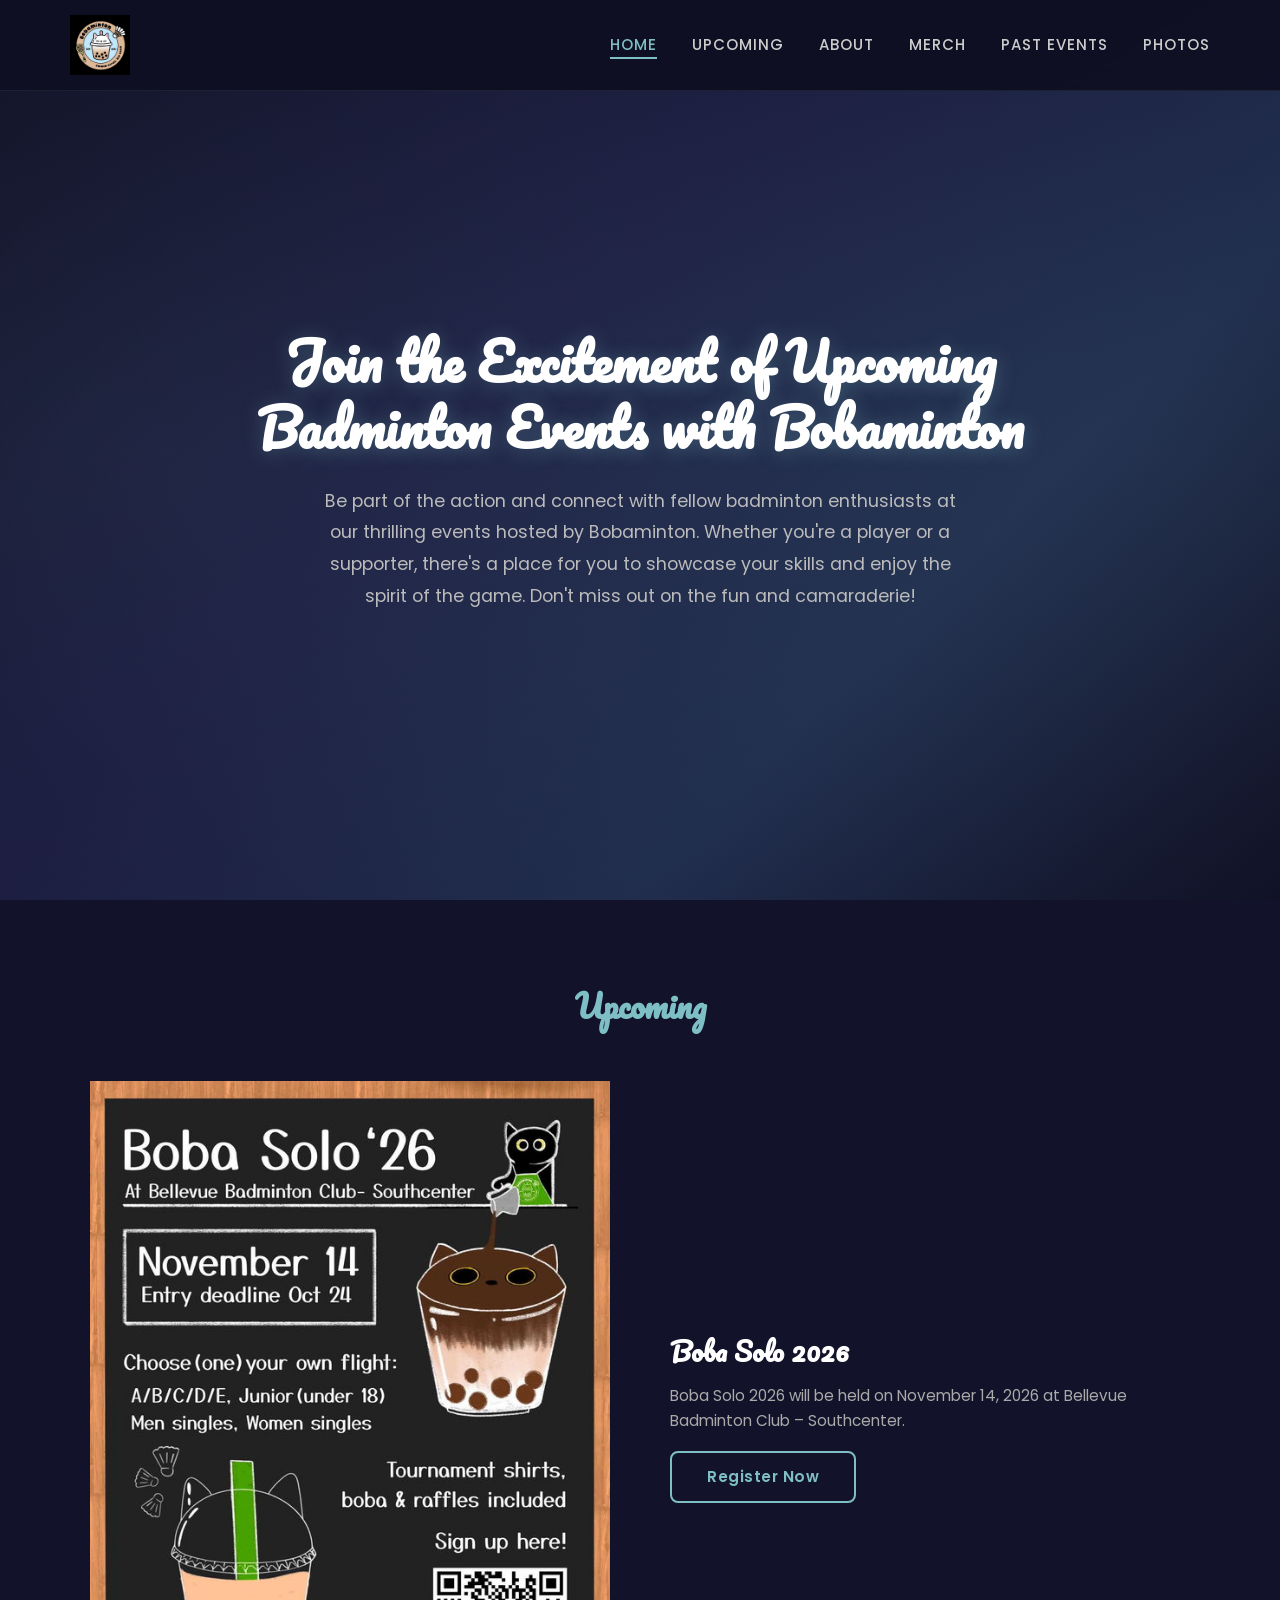
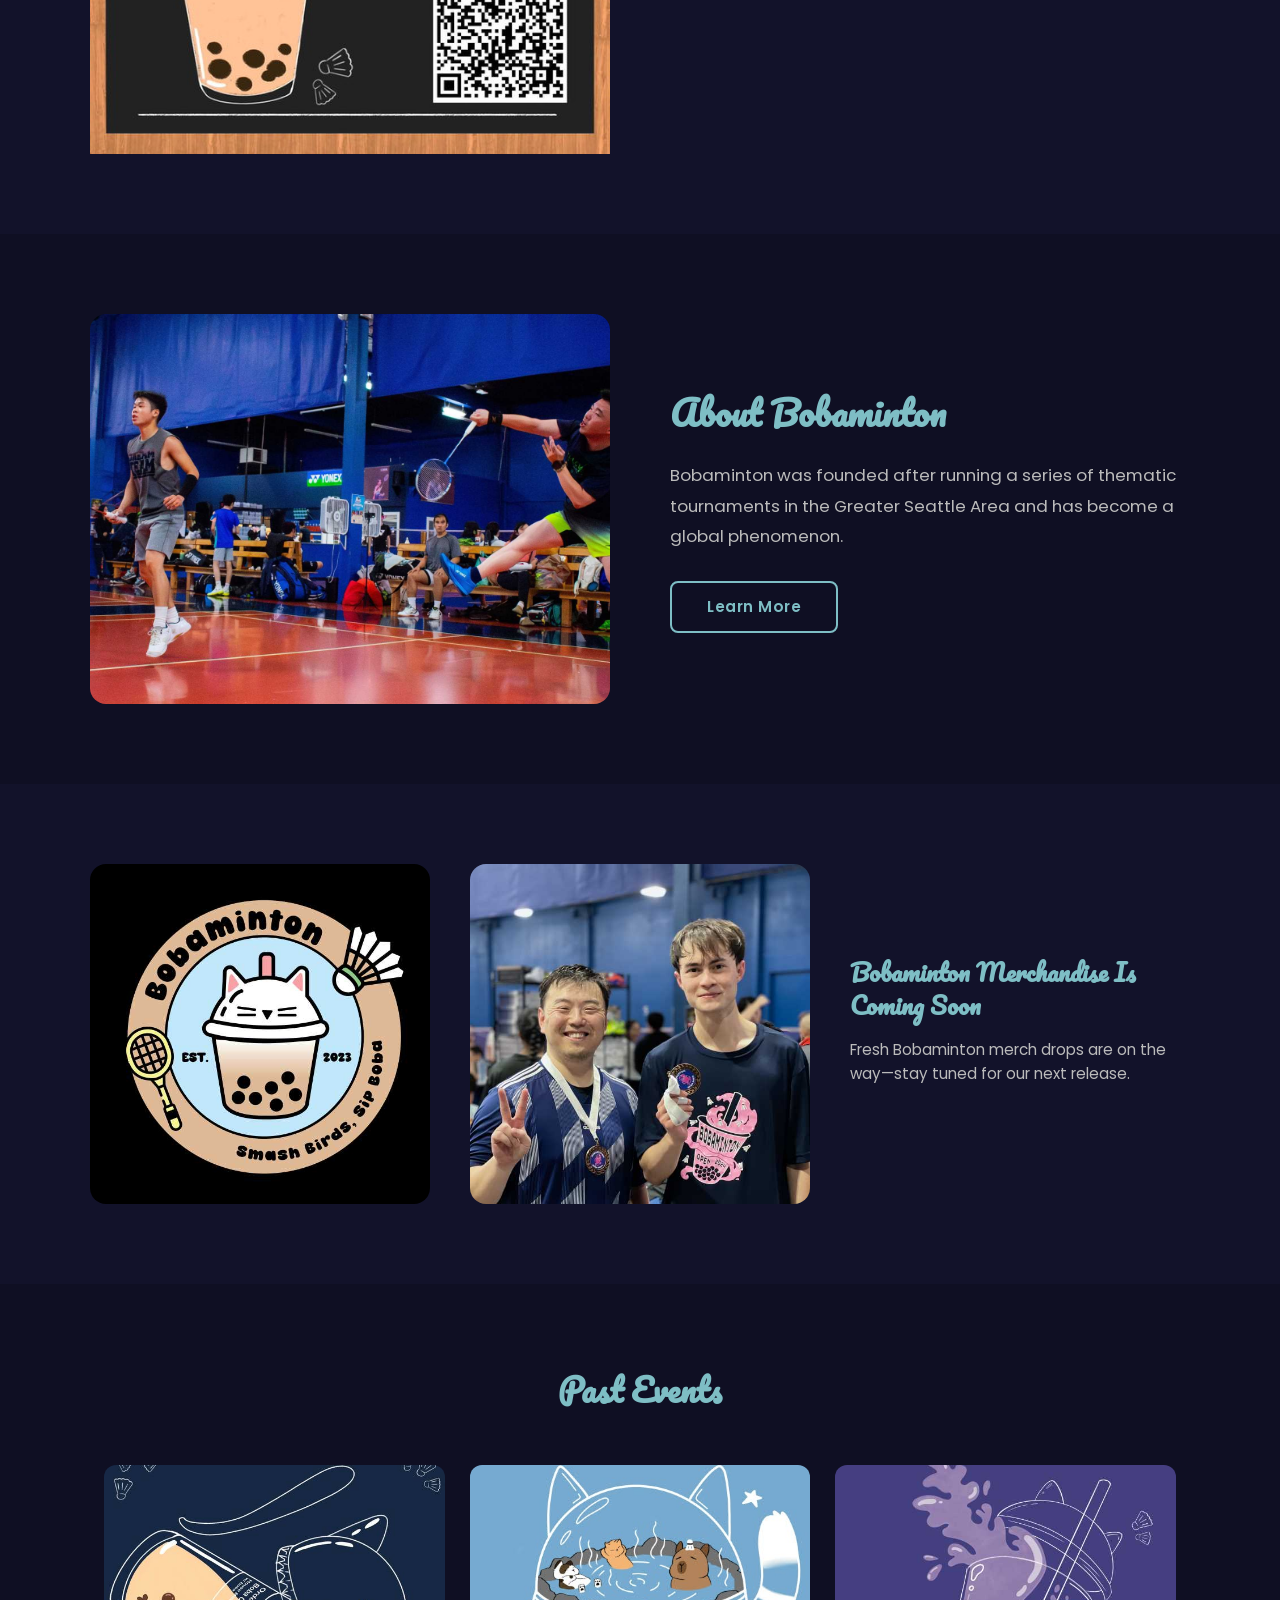
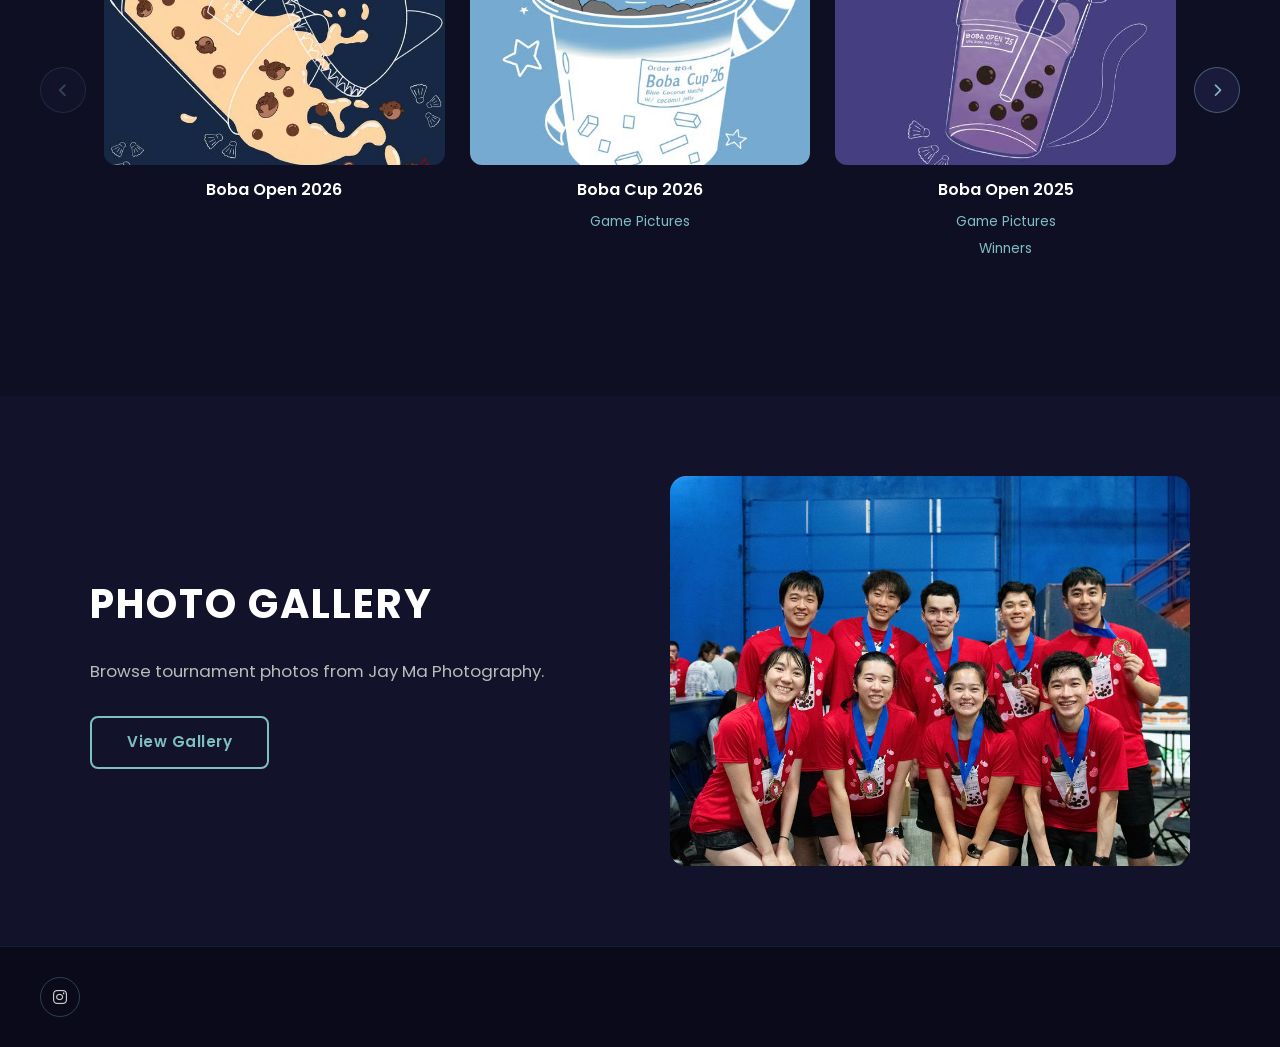
<file: index.html>
<!DOCTYPE html>
<html lang="en-US">
<head>
  <meta charset="UTF-8">
  <meta name="viewport" content="width=device-width, initial-scale=1.0">
  <title>Bobaminton – Badminton Boba Tournament Events</title>
  <link rel="stylesheet" href="style.css">
  <link rel="preconnect" href="https://fonts.googleapis.com">
  <link rel="preconnect" href="https://fonts.gstatic.com" crossorigin>
  <link href="https://fonts.googleapis.com/css2?family=Pacifico&family=Poppins:wght@300;400;500;600;700&display=swap" rel="stylesheet">
  <link rel="stylesheet" href="https://cdnjs.cloudflare.com/ajax/libs/font-awesome/6.5.1/css/all.min.css">
</head>
<body>

  <!-- Header -->
  <header class="site-header">
    <div class="header-container">
      <div class="logo">
        <img src="images/bobaminton blue 50.jpg" alt="Bobaminton Logo" class="logo-img">
      </div>
      <nav class="main-nav">
        <ul class="nav-menu">
          <li><a href="#home" class="active">Home</a></li>
          <li><a href="#events">Upcoming</a></li>
          <li><a href="#about">About</a></li>
          <li><a href="#merch">Merch</a></li>
          <li><a href="#past-events">Past Events</a></li>
          <li><a href="#photos">Photos</a></li>
        </ul>
        <div class="mobile-menu-toggle">
          <span></span>
          <span></span>
          <span></span>
        </div>
      </nav>
    </div>
  </header>

  <!-- Hero Section -->
  <section id="home" class="hero-section">
    <div class="hero-overlay"></div>
    <div class="hero-content">
      <h1 class="hero-title">Join the Excitement of Upcoming Badminton Events with Bobaminton</h1>
      <p class="hero-description">Be part of the action and connect with fellow badminton enthusiasts at our thrilling events hosted by Bobaminton. Whether you're a player or a supporter, there's a place for you to showcase your skills and enjoy the spirit of the game. Don't miss out on the fun and camaraderie!</p>
    </div>
  </section>

  <!-- Upcoming Section -->
  <section id="events" class="upcoming-events-section">
    <h3 class="section-subtitle">Upcoming</h3>
    <div class="upcoming-feature">
      <div class="event-image">
        <img src="images/BobaSolo2026_Flyer_Scaled_600w.jpg" alt="Boba Solo 2026 Flyer">
      </div>
      <div class="upcoming-feature-content">
        <h2 class="event-title">Boba Solo 2026</h2>
        <p class="event-description">Boba Solo 2026 will be held on November 14, 2026 at Bellevue Badminton Club – Southcenter.</p>
        <a href="https://www.tournamentsoftware.com/tournament/FC738607-2326-4D72-B704-C9B47BA2B7B4" class="btn btn-outline">Register Now</a>
      </div>
    </div>
  </section>

  <!-- About Section -->
  <section id="about" class="about-section">
    <div class="about-grid">
      <div class="about-image">
        <img src="images/cropped%20cover%20resized%2050.jpg" alt="Bobaminton Players">
      </div>
      <div class="about-content">
        <h2>About Bobaminton</h2>
        <p>Bobaminton was founded after running a series of thematic tournaments in the Greater Seattle Area and has become a global phenomenon.</p>
        <a href="#" class="btn btn-outline">Learn More</a>
      </div>
    </div>
  </section>

  <!-- Merchandise Section -->
  <section id="merch" class="merch-section">
    <div class="merch-grid">
      <div class="merch-image">
        <img src="images/bobaminton%20blue%2050.jpg" alt="Bobaminton Merchandise">
      </div>
      <div class="merch-image">
        <img src="images/winners-square-original.jpg" alt="Bobaminton 2024 Winners">
      </div>
      <div class="merch-content">
        <h3>Bobaminton Merchandise Is Coming Soon</h3>
        <p>Fresh Bobaminton merch drops are on the way—stay tuned for our next release.</p>
      </div>
    </div>
  </section>

  <!-- Past Events Section -->
  <section id="past-events" class="past-events-section">
    <h3 class="section-subtitle">Past Events</h3>
    <div class="past-events-carousel" aria-label="Past events carousel">
      <button class="carousel-arrow carousel-arrow-left" aria-label="Previous past events">
        <i class="fas fa-chevron-left"></i>
      </button>
      <div class="past-events-viewport">
        <div class="past-events-track">
          <div class="past-event-card">
            <div class="past-event-image">
              <img src="images/boba%20open%2026%2050.jpg" alt="Boba Open 2026">
            </div>
            <h5>Boba Open 2026</h5>
          </div>
          <div class="past-event-card">
            <div class="past-event-image">
              <img src="images/BobaCup2026Logo_300.jpg" alt="Boba Cup 2026">
            </div>
            <h5>Boba Cup 2026</h5>
            <a href="https://jaymaphotography.pixieset.com/bobacup2026/" class="past-event-link">Game Pictures</a>
          </div>
          <div class="past-event-card">
            <div class="past-event-image">
              <img src="images/boba%20open%2025-50.jpg" alt="Boba Open 2025">
            </div>
            <h5>Boba Open 2025</h5>
            <a href="https://jaymaphotography.pixieset.com/bobaopen2025/" class="past-event-link">Game Pictures</a>
            <a href="https://jaymaphotography.pixieset.com/bobaopen2025winners/" class="past-event-link">Winners</a>
          </div>
          <div class="past-event-card">
            <div class="past-event-image">
              <img src="images/boba%20cup%2025%2050.jpg" alt="Boba Cup 2025">
            </div>
            <h5>Boba Cup 2025</h5>
            <a href="https://jaymaphotography.pixieset.com/bobacup2025teams/" class="past-event-link">Teams</a>
            <a href="https://jaymaphotography.pixieset.com/bobacup2025/" class="past-event-link">Game Pictures</a>
          </div>
          <div class="past-event-card">
            <div class="past-event-image">
              <img src="images/boba%20open%2024%2050.jpg" alt="Boba Open 2024">
            </div>
            <h5>Boba Open 2024</h5>
            <a href="https://jaymaphotography.pixieset.com/bobamintonjune2024-wd/" class="past-event-link">WD Pictures</a>
            <a href="https://jaymaphotography.pixieset.com/bobamintonjune2024-mxd/" class="past-event-link">XD Pictures</a>
            <a href="https://jaymaphotography.pixieset.com/bobamintonjune2024/" class="past-event-link">MD Pictures</a>
            <a href="https://jaymaphotography.pixieset.com/bobamintonjune2024-winnersmorephotoscoming/" class="past-event-link">Winners</a>
          </div>
          <div class="past-event-card">
            <div class="past-event-image">
              <img src="images/boba%20cup%2024%2050.jpg" alt="Boba Cup 2024">
            </div>
            <h5>Boba Cup 2024</h5>
            <a href="#" class="past-event-link">Results and Pictures</a>
          </div>
          <div class="past-event-card">
            <div class="past-event-image">
              <img src="images/boba%20cup%2023.JPG" alt="Boba Cup 2023">
            </div>
            <h5>Boba Cup 2023</h5>
          </div>
        </div>
      </div>
      <button class="carousel-arrow carousel-arrow-right" aria-label="Next past events">
        <i class="fas fa-chevron-right"></i>
      </button>
    </div>
  </section>

  <!-- Photo Gallery Section -->
  <section id="photos" class="all-events-section">
    <div class="all-events-grid">
      <div class="all-events-content">
        <h2>PHOTO GALLERY</h2>
        <p>Browse tournament photos from Jay Ma Photography.</p>
        <a href="https://jaymaphotography.pixieset.com/" class="btn btn-outline">View Gallery</a>
      </div>
      <div class="all-events-image">
        <img src="images/BobaCup2025Teams00004.jpg" alt="Boba Cup 2025 Teams">
      </div>
    </div>
  </section>

  <!-- Footer -->
  <footer id="contact" class="site-footer">
    <div class="footer-bottom">
      <div class="footer-container">
        <div class="footer-social">
          <a href="https://instagram.com/boba_minton" class="social-icon" aria-label="Instagram"><i class="fab fa-instagram"></i></a>
        </div>
      </div>
    </div>
  </footer>

  <script src="script.js"></script>
</body>
</html>
</file>
<file: style.css>
/* ============================================
   Bobaminton – Static Site Clone
   Color Palette (from original):
     - Background dark: #1a1a2e / #16213e / #0f0f23
     - Accent teal: #7EBEC5
     - Text light: #ffffff
     - Text muted: #cccccc / #aaaaaa
     - Card bg: #1e1e3a / #232342
   Fonts:
     - Headings: 'Pacifico' (similar to original 'Super Caramel')
     - Body: 'Poppins', sans-serif
   ============================================ */

/* === Reset & Base === */
*, *::before, *::after {
  margin: 0;
  padding: 0;
  box-sizing: border-box;
}

html {
  scroll-behavior: smooth;
}

body {
  font-family: 'Poppins', sans-serif;
  background-color: #0f0f23;
  color: #ffffff;
  line-height: 1.6;
  overflow-x: hidden;
}

a {
  text-decoration: none;
  color: inherit;
}

ul {
  list-style: none;
}

img {
  max-width: 100%;
  height: auto;
  display: block;
}

/* === Header === */
.site-header {
  position: fixed;
  top: 0;
  left: 0;
  right: 0;
  z-index: 1000;
  background: rgba(15, 15, 35, 0.95);
  backdrop-filter: blur(10px);
  border-bottom: 1px solid rgba(126, 190, 197, 0.1);
}

.header-container {
  max-width: 1200px;
  margin: 0 auto;
  padding: 15px 30px;
  display: flex;
  align-items: center;
  justify-content: space-between;
}

.logo-img {
  height: 60px;
  width: auto;
}

.nav-menu {
  display: flex;
  gap: 35px;
  align-items: center;
}

.nav-menu a {
  font-size: 15px;
  font-weight: 500;
  letter-spacing: 1px;
  text-transform: uppercase;
  color: #cccccc;
  transition: color 0.3s ease;
  position: relative;
}

.nav-menu a::after {
  content: '';
  position: absolute;
  bottom: -4px;
  left: 0;
  width: 0;
  height: 2px;
  background: #7EBEC5;
  transition: width 0.3s ease;
}

.nav-menu a:hover,
.nav-menu a.active {
  color: #7EBEC5;
}

.nav-menu a:hover::after,
.nav-menu a.active::after {
  width: 100%;
}

/* Mobile menu toggle */
.mobile-menu-toggle {
  display: none;
  flex-direction: column;
  gap: 5px;
  cursor: pointer;
  padding: 5px;
}

.mobile-menu-toggle span {
  width: 28px;
  height: 3px;
  background: #ffffff;
  border-radius: 2px;
  transition: all 0.3s ease;
}

.mobile-menu-toggle.active span:nth-child(1) {
  transform: rotate(45deg) translate(5px, 6px);
}

.mobile-menu-toggle.active span:nth-child(2) {
  opacity: 0;
}

.mobile-menu-toggle.active span:nth-child(3) {
  transform: rotate(-45deg) translate(5px, -6px);
}

/* === Hero Section === */
.hero-section {
  position: relative;
  min-height: 100vh;
  display: flex;
  align-items: center;
  justify-content: center;
  text-align: center;
  padding: 120px 30px 80px;
  background: linear-gradient(135deg, #0f0f23 0%, #1a1a3e 40%, #1e2a4a 70%, #0f0f23 100%);
  overflow: hidden;
}

.hero-section::before {
  content: '';
  position: absolute;
  top: -50%;
  left: -50%;
  width: 200%;
  height: 200%;
  background: radial-gradient(ellipse at 30% 50%, rgba(126, 190, 197, 0.08) 0%, transparent 50%),
              radial-gradient(ellipse at 70% 50%, rgba(126, 190, 197, 0.05) 0%, transparent 50%);
  animation: heroGlow 8s ease-in-out infinite alternate;
}

@keyframes heroGlow {
  0% { transform: translate(0, 0); }
  100% { transform: translate(-2%, 2%); }
}

.hero-content {
  position: relative;
  max-width: 800px;
  z-index: 2;
}

.hero-title {
  font-family: 'Pacifico', cursive;
  font-size: clamp(2rem, 5vw, 3.2rem);
  line-height: 1.3;
  margin-bottom: 25px;
  color: #ffffff;
  text-shadow: 0 2px 20px rgba(126, 190, 197, 0.3);
}

.hero-description {
  font-size: clamp(0.95rem, 2vw, 1.1rem);
  color: #bbbbbb;
  line-height: 1.8;
  max-width: 650px;
  margin: 0 auto;
}

/* === Section Shared Styles === */
.section-subtitle {
  text-align: center;
  font-family: 'Pacifico', cursive;
  font-size: 2rem;
  color: #7EBEC5;
  margin-bottom: 50px;
}

/* === Upcoming Events === */
.upcoming-events-section {
  padding: 80px 30px;
  background: #12122a;
}

.upcoming-feature {
  max-width: 1100px;
  margin: 0 auto;
  display: grid;
  grid-template-columns: 1fr 1fr;
  gap: 60px;
  align-items: center;
}

.event-image {
  width: 100%;
  display: flex;
  justify-content: center;
  align-items: flex-start;
}

.event-image img {
  width: 100%;
  max-width: 520px;
  height: auto;
  object-fit: contain;
}

.upcoming-feature-content {
  padding: 0;
}

.event-title {
  font-family: 'Pacifico', cursive;
  font-size: 1.6rem;
  text-align: left;
  padding: 0 0 12px;
  color: #ffffff;
}

.event-description {
  padding: 0 0 18px;
  text-align: left;
  color: #aaaaaa;
  font-size: 0.95rem;
}

.event-link-text {
  display: block;
  text-align: center;
  padding: 15px 25px 25px;
  color: #888888;
  font-style: italic;
  font-size: 0.9rem;
}

/* === About Section === */
.about-section {
  padding: 80px 30px;
  background: #0f0f23;
}

.about-grid {
  max-width: 1100px;
  margin: 0 auto;
  display: grid;
  grid-template-columns: 1fr 1fr;
  gap: 60px;
  align-items: center;
}

.about-image {
  border-radius: 16px;
  overflow: hidden;
  aspect-ratio: 4/3;
  background: #232350;
}

.about-image img {
  width: 100%;
  height: 100%;
  object-fit: cover;
}

.about-content h2 {
  font-family: 'Pacifico', cursive;
  font-size: 2.2rem;
  color: #7EBEC5;
  margin-bottom: 20px;
}

.about-content p {
  color: #bbbbbb;
  font-size: 1.05rem;
  line-height: 1.8;
  margin-bottom: 30px;
}

/* === Buttons === */
.btn {
  display: inline-block;
  padding: 12px 35px;
  font-size: 0.95rem;
  font-weight: 600;
  border-radius: 8px;
  transition: all 0.3s ease;
  cursor: pointer;
  letter-spacing: 0.5px;
}

.btn-outline {
  border: 2px solid #7EBEC5;
  color: #7EBEC5;
  background: transparent;
}

.btn-outline:hover {
  background: #7EBEC5;
  color: #0f0f23;
  box-shadow: 0 4px 20px rgba(126, 190, 197, 0.3);
}

/* === Merchandise Section === */
.merch-section {
  padding: 80px 30px;
  background: #12122a;
}

.merch-grid {
  max-width: 1100px;
  margin: 0 auto;
  display: grid;
  grid-template-columns: repeat(3, 1fr);
  gap: 40px;
  align-items: center;
}

.merch-image {
  border-radius: 16px;
  overflow: hidden;
  aspect-ratio: 1;
  background: #232350;
}

.merch-image img {
  width: 100%;
  height: 100%;
  object-fit: cover;
}

.merch-content h3 {
  font-family: 'Pacifico', cursive;
  font-size: 1.5rem;
  color: #7EBEC5;
  margin-bottom: 15px;
  line-height: 1.4;
}

.merch-content p {
  color: #bbbbbb;
  font-size: 0.95rem;
  margin-bottom: 25px;
}

/* === Past Events Section === */
.past-events-section {
  padding: 80px 30px;
  background: #0f0f23;
}

.past-events-carousel {
  max-width: 1200px;
  margin: 0 auto;
  display: flex;
  align-items: center;
  gap: 18px;
}

.past-events-viewport {
  overflow: hidden;
  flex: 1;
}

.past-events-track {
  display: flex;
  gap: 25px;
  transition: transform 0.4s ease;
  will-change: transform;
}

.past-event-card {
  text-align: center;
  transition: transform 0.3s ease;
  flex: 0 0 calc((100% - 50px) / 3);
  min-width: 0;
}

.past-event-card:hover {
  transform: translateY(-5px);
}

.past-event-image {
  border-radius: 12px;
  overflow: hidden;
  height: min(26vw, 300px);
  max-height: 300px;
  margin-bottom: 12px;
  background: #232350;
}

.past-event-image img {
  width: 100%;
  height: 100%;
  object-fit: cover;
  transition: transform 0.4s ease;
}

.past-event-card:hover .past-event-image img {
  transform: scale(1.05);
}

.past-event-card h5 {
  font-size: 1rem;
  font-weight: 600;
  color: #ffffff;
  margin-bottom: 8px;
}

.past-event-link {
  display: block;
  font-size: 0.85rem;
  color: #7EBEC5;
  transition: color 0.3s ease;
}

.past-event-link + .past-event-link {
  margin-top: 6px;
}

.past-event-link:hover {
  color: #a8dce2;
}


.carousel-arrow {
  width: 46px;
  height: 46px;
  border: 1px solid rgba(126, 190, 197, 0.4);
  border-radius: 50%;
  background: #1a1a3a;
  color: #7EBEC5;
  display: flex;
  align-items: center;
  justify-content: center;
  cursor: pointer;
  transition: all 0.3s ease;
}

.carousel-arrow:hover:not(:disabled) {
  background: #7EBEC5;
  color: #0f0f23;
}

.carousel-arrow:disabled {
  opacity: 0.35;
  cursor: not-allowed;
}


/* === All Events CTA Section === */
.all-events-section {
  padding: 80px 30px;
  background: #12122a;
}

.all-events-grid {
  max-width: 1100px;
  margin: 0 auto;
  display: grid;
  grid-template-columns: 1fr 1fr;
  gap: 60px;
  align-items: center;
}

.all-events-content h2 {
  font-family: 'Poppins', sans-serif;
  font-size: 2.5rem;
  font-weight: 700;
  color: #ffffff;
  margin-bottom: 20px;
  letter-spacing: 2px;
}

.all-events-content p {
  color: #bbbbbb;
  font-size: 1.05rem;
  line-height: 1.8;
  margin-bottom: 30px;
}

.all-events-image {
  border-radius: 16px;
  overflow: hidden;
  aspect-ratio: 4/3;
  background: #232350;
}

.all-events-image img {
  width: 100%;
  height: 100%;
  object-fit: cover;
}

/* === Footer === */
.site-footer {
  background: #0a0a1a;
  border-top: 1px solid rgba(126, 190, 197, 0.1);
}

.footer-bottom {
  padding: 30px 30px;
}

.footer-container {
  max-width: 1200px;
  margin: 0 auto;
  display: flex;
  align-items: center;
  justify-content: space-between;
}

.footer-info {
  color: #888888;
  font-size: 0.9rem;
}

.footer-social {
  display: flex;
  gap: 20px;
}

.social-icon {
  width: 40px;
  height: 40px;
  border-radius: 50%;
  display: flex;
  align-items: center;
  justify-content: center;
  color: #cccccc;
  border: 1px solid rgba(126, 190, 197, 0.3);
  transition: all 0.3s ease;
  font-size: 1rem;
}

.social-icon:hover {
  color: #7EBEC5;
  border-color: #7EBEC5;
  background: rgba(126, 190, 197, 0.1);
}

/* === Placeholder images (when real images are missing) === */
.event-image img[src$=".jpg"],
.event-image img[src$=".png"],
.about-image img,
.merch-image img,
.past-event-image img,
.all-events-image img {
  background: linear-gradient(135deg, #232350 0%, #1a1a3a 100%);
  min-height: 100px;
}

/* === Responsive === */
@media (max-width: 1024px) {
  .past-event-card {
    flex-basis: calc((100% - 25px) / 2);
  }

  .past-event-image {
    height: min(38vw, 300px);
  }
}

@media (max-width: 768px) {
  .nav-menu {
    display: none;
    position: absolute;
    top: 100%;
    left: 0;
    right: 0;
    background: rgba(15, 15, 35, 0.98);
    flex-direction: column;
    padding: 20px 30px;
    gap: 15px;
    border-bottom: 1px solid rgba(126, 190, 197, 0.1);
  }

  .nav-menu.open {
    display: flex;
  }

  .mobile-menu-toggle {
    display: flex;
  }

  .upcoming-feature {
    grid-template-columns: 1fr;
    gap: 30px;
  }

  .upcoming-feature-content {
    padding: 0;
  }

  .about-grid {
    grid-template-columns: 1fr;
    gap: 30px;
  }

  .merch-grid {
    grid-template-columns: 1fr;
    gap: 30px;
  }

  .past-events-carousel {
    gap: 12px;
  }

  .past-events-track {
    gap: 20px;
  }

  .past-event-card {
    flex-basis: 100%;
  }

  .past-event-image {
    height: min(70vw, 300px);
  }

  .carousel-arrow {
    width: 40px;
    height: 40px;
  }

  .all-events-grid {
    grid-template-columns: 1fr;
    gap: 30px;
  }

  .footer-container {
    flex-direction: column;
    gap: 15px;
    text-align: center;
  }

  .hero-section {
    min-height: 80vh;
    padding: 100px 20px 60px;
  }
}

@media (max-width: 480px) {
  .header-container {
    padding: 12px 20px;
  }

  .logo-img {
    height: 45px;
  }
}
</file>
